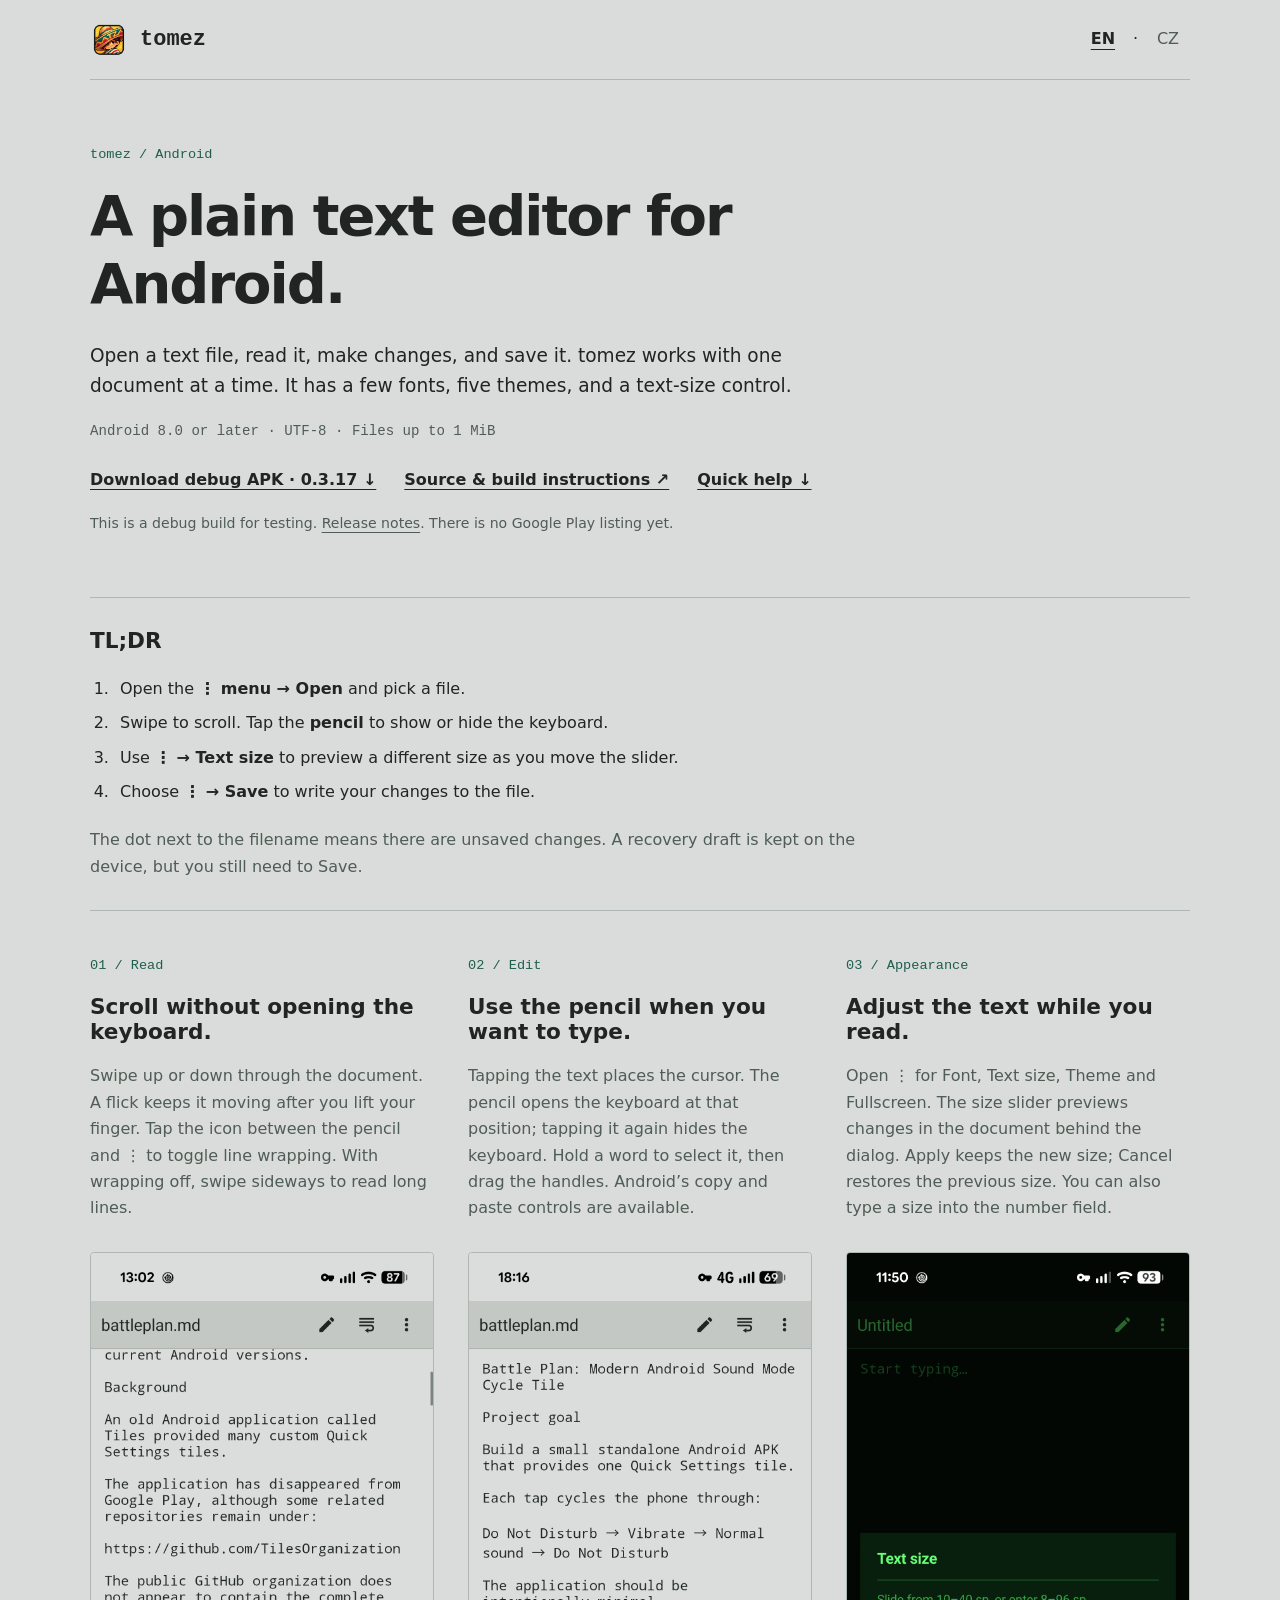
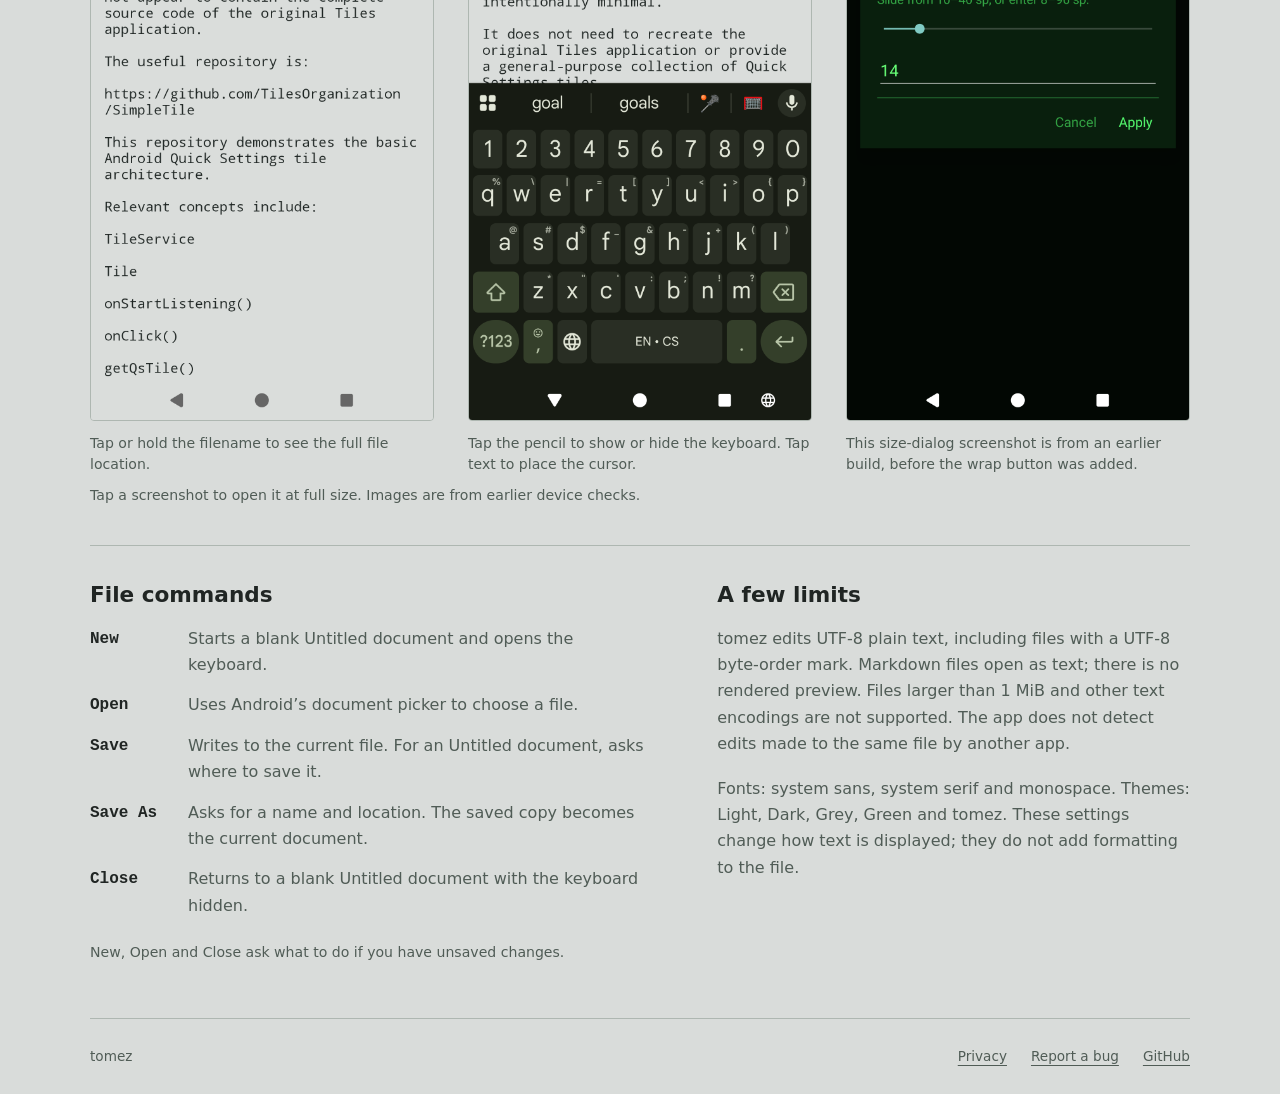
<file: docs/index.html>
<!doctype html>
<html lang="en">
<head>
  <meta charset="utf-8">
  <meta name="viewport" content="width=device-width,initial-scale=1">
  <meta name="theme-color" content="#d9dcda">
  <meta name="description" content="tomez is a small Android plain text editor. Read, edit and save UTF-8 files. A short guide to scrolling, editing and changing text size.">
  <title>tomez — Android text editor & quick help</title>
  <link rel="stylesheet" href="style.css">
  <script src="language.js" defer>
</script>
</head>
<body>
  <header class="top">
    <a class="brand" href="./" aria-label="tomez home">
<img class="brand-icon" src="assets/icon.png" width="38" height="38" alt="">
<strong>tomez</strong>
</a>
    <nav class="langs" aria-label="Language">
<button type="button" data-lang-button="en" aria-pressed="true">EN</button>
<span>·</span>
<button type="button" data-lang-button="cs" aria-pressed="false">CZ</button>
</nav>
  </header>
  <main>
<div data-lang="en" lang="en">
<section class="intro">
<p class="eyebrow">tomez / Android</p>
<h1>A plain text editor for Android.</h1>
<p class="lead">Open a text file, read it, make changes, and save it. tomez works with one document at a time. It has a few fonts, five themes, and a text-size control.</p>
<p class="spec">Android 8.0 or later · UTF-8 · Files up to 1 MiB</p>
<div class="actions">
<a href="https://github.com/hanenashi/tomez/releases/download/v0.3.17/tomez-0.3.17-debug.apk">Download debug APK · 0.3.17 ↓</a>
<a href="https://github.com/hanenashi/tomez#build">Source & build instructions ↗</a>
<a href="#help-en">Quick help ↓</a>
</div>
<p class="small">This is a debug build for testing. <a href="https://github.com/hanenashi/tomez/releases/tag/v0.3.17">Release notes</a>. There is no Google Play listing yet.</p>
</section>
<section class="quick" id="help-en">
<h2>TL;DR</h2>
<ol>
<li>Open the <b>⋮ menu → Open</b> and pick a file.</li>
<li>Swipe to scroll. Tap the <b>pencil</b> to show or hide the keyboard.</li>
<li>Use <b>⋮ → Text size</b> to preview a different size as you move the slider.</li>
<li>Choose <b>⋮ → Save</b> to write your changes to the file.</li>
</ol>
<p>The dot next to the filename means there are unsaved changes. A recovery draft is kept on the device, but you still need to Save.</p>
</section>
<section class="guide" aria-label="Quick help">
<article>
<p class="eyebrow">01 / Read</p>
<h2>Scroll without opening the keyboard.</h2>
<p>Swipe up or down through the document. A flick keeps it moving after you lift your finger. Tap the icon between the pencil and ⋮ to toggle line wrapping. With wrapping off, swipe sideways to read long lines.</p>
<figure>
<a href="assets/reading.png" aria-label="A document in the Grey theme, with pencil, wrapping and menu buttons in the toolbar.">
<img src="assets/reading.png" width="1080" height="2424" loading="lazy" alt="A document in the Grey theme, with pencil, wrapping and menu buttons in the toolbar.">
</a>
<figcaption>Tap or hold the filename to see the full file location.</figcaption>
</figure>
</article>
<article>
<p class="eyebrow">02 / Edit</p>
<h2>Use the pencil when you want to type.</h2>
<p>Tapping the text places the cursor. The pencil opens the keyboard at that position; tapping it again hides the keyboard. Hold a word to select it, then drag the handles. Android’s copy and paste controls are available.</p>
<figure>
<a href="assets/selection.png" aria-label="tomez showing an open text file with the Android keyboard visible.">
<img src="assets/selection.png" width="1080" height="2424" loading="lazy" alt="tomez showing an open text file with the Android keyboard visible.">
</a>
<figcaption>Tap the pencil to show or hide the keyboard. Tap text to place the cursor.</figcaption>
</figure>
</article>
<article>
<p class="eyebrow">03 / Appearance</p>
<h2>Adjust the text while you read.</h2>
<p>Open ⋮ for Font, Text size, Theme and Fullscreen. The size slider previews changes in the document behind the dialog. Apply keeps the new size; Cancel restores the previous size. You can also type a size into the number field.</p>
<figure>
<a href="assets/text-size.png" aria-label="The text-size dialog in the Green theme, with slider, number field, Cancel and Apply.">
<img src="assets/text-size.png" width="1080" height="2424" loading="lazy" alt="The text-size dialog in the Green theme, with slider, number field, Cancel and Apply.">
</a>
<figcaption>This size-dialog screenshot is from an earlier build, before the wrap button was added.</figcaption>
</figure>
</article>
</section>
<p class="small">Tap a screenshot to open it at full size. Images are from earlier device checks.</p>
<section class="reference">
<div>
<h2>File commands</h2>
<dl>
<dt>New</dt>
<dd>Starts a blank Untitled document and opens the keyboard.</dd>
<dt>Open</dt>
<dd>Uses Android’s document picker to choose a file.</dd>
<dt>Save</dt>
<dd>Writes to the current file. For an Untitled document, asks where to save it.</dd>
<dt>Save As</dt>
<dd>Asks for a name and location. The saved copy becomes the current document.</dd>
<dt>Close</dt>
<dd>Returns to a blank Untitled document with the keyboard hidden.</dd>
</dl>
<p class="small">New, Open and Close ask what to do if you have unsaved changes.</p>
</div>
<div>
<h2>A few limits</h2>
<p>tomez edits UTF-8 plain text, including files with a UTF-8 byte-order mark. Markdown files open as text; there is no rendered preview. Files larger than 1 MiB and other text encodings are not supported. The app does not detect edits made to the same file by another app.</p>
<p>Fonts: system sans, system serif and monospace. Themes: Light, Dark, Grey, Green and tomez. These settings change how text is displayed; they do not add formatting to the file.</p>
</div>
</section>
</div>
<div data-lang="cs" lang="cs" hidden>
<section class="intro">
<p class="eyebrow">tomez / Android</p>
<h1>Editor prostého textu pro Android.</h1>
<p class="lead">Otevři textový soubor, přečti ho, uprav a ulož. tomez pracuje vždy s jedním dokumentem. Nabízí několik písem, pět motivů a nastavení velikosti textu.</p>
<p class="spec">Android 8.0 a novější · UTF-8 · Soubory do 1 MiB</p>
<div class="actions">
<a href="https://github.com/hanenashi/tomez/releases/download/v0.3.17/tomez-0.3.17-debug.apk">Stáhnout debug APK · 0.3.17 ↓</a>
<a href="https://github.com/hanenashi/tomez#build">Zdrojový kód a sestavení APK ↗</a>
<a href="#help-cs">Stručný návod ↓</a>
</div>
<p class="small">Toto je debug sestavení pro testování. <a href="https://github.com/hanenashi/tomez/releases/tag/v0.3.17">Poznámky k vydání</a>. Aplikace zatím není na Google Play.</p>
</section>
<section class="quick" id="help-cs">
<h2>Ve zkratce</h2>
<ol>
<li>Otevři <b>nabídku ⋮ → Open</b> a vyber soubor.</li>
<li>Tažením posouvej text. <b>Tužkou</b> zobrazíš nebo skryješ klávesnici.</li>
<li>V <b>⋮ → Text size</b> měň velikost posuvníkem a sleduj náhled v dokumentu.</li>
<li>Přes <b>⋮ → Save</b> ulož změny do souboru.</li>
</ol>
<p>Tečka vedle názvu souboru znamená neuložené změny. Aplikace ukládá místní koncept pro obnovení, ale soubor je pořád potřeba uložit přes Save.</p>
</section>
<section class="guide" aria-label="Stručný návod">
<article>
<p class="eyebrow">01 / Čtení</p>
<h2>Posouvej text bez otevírání klávesnice.</h2>
<p>Tažením nahoru nebo dolů se posouváš v dokumentu. Po rychlém švihnutí posun ještě pokračuje. Ikona mezi tužkou a ⋮ zapíná a vypíná zalamování řádků. Když je vypnuté, dlouhé řádky můžeš posouvat do stran.</p>
<figure>
<a href="assets/reading.png" aria-label="Dokument v šedém motivu s tlačítky tužky, zalamování a nabídky v horní liště.">
<img src="assets/reading.png" width="1080" height="2424" loading="lazy" alt="Dokument v šedém motivu s tlačítky tužky, zalamování a nabídky v horní liště.">
</a>
<figcaption>Klepnutím nebo podržením názvu souboru zobrazíš celé umístění.</figcaption>
</figure>
</article>
<article>
<p class="eyebrow">02 / Úpravy</p>
<h2>Když chceš psát, klepni na tužku.</h2>
<p>Klepnutí do textu umístí kurzor. Tužka otevře klávesnici na této pozici; další klepnutí ji skryje. Podržením slova ho vybereš a úchyty upravíš rozsah výběru. Kopírování a vkládání funguje přes běžnou nabídku Androidu.</p>
<figure>
<a href="assets/selection.png" aria-label="tomez s otevřeným textovým souborem a zobrazenou klávesnicí Androidu.">
<img src="assets/selection.png" width="1080" height="2424" loading="lazy" alt="tomez s otevřeným textovým souborem a zobrazenou klávesnicí Androidu.">
</a>
<figcaption>Tužkou zobrazíš nebo skryješ klávesnici. Klepnutím do textu umístíš kurzor.</figcaption>
</figure>
</article>
<article>
<p class="eyebrow">03 / Vzhled</p>
<h2>Uprav si zobrazení při čtení.</h2>
<p>V nabídce ⋮ najdeš Font, Text size, Theme a Fullscreen. Posuvník velikosti mění náhled textu za dialogem. Apply novou velikost potvrdí, Cancel vrátí původní. Velikost můžeš také zadat číslem.</p>
<figure>
<a href="assets/text-size.png" aria-label="Dialog velikosti textu v zeleném motivu s posuvníkem, číselným polem a tlačítky Cancel a Apply.">
<img src="assets/text-size.png" width="1080" height="2424" loading="lazy" alt="Dialog velikosti textu v zeleném motivu s posuvníkem, číselným polem a tlačítky Cancel a Apply.">
</a>
<figcaption>Snímek dialogu velikosti je ze starší verze, před přidáním tlačítka zalamování.</figcaption>
</figure>
</article>
</section>
<p class="small">Klepnutím otevřeš snímek v plné velikosti. Snímky pocházejí z dřívějšího testování na telefonu.</p>
<section class="reference">
<div>
<h2>Práce se soubory</h2>
<dl>
<dt>New</dt>
<dd>Vytvoří prázdný dokument Untitled a otevře klávesnici.</dd>
<dt>Open</dt>
<dd>Otevře systémový výběr souborů Androidu.</dd>
<dt>Save</dt>
<dd>Uloží aktuální soubor. U dokumentu Untitled se zeptá na umístění.</dd>
<dt>Save As</dt>
<dd>Zeptá se na název a umístění. Uložená kopie se stane aktuálním dokumentem.</dd>
<dt>Close</dt>
<dd>Vrátí se k prázdnému dokumentu Untitled se skrytou klávesnicí.</dd>
</dl>
<p class="small">Pokud máš neuložené změny, New, Open a Close se nejdřív zeptají, co s nimi.</p>
</div>
<div>
<h2>Omezení</h2>
<p>tomez upravuje prostý text v UTF-8, včetně souborů se značkou BOM. Markdown otevírá jako text, bez vykresleného náhledu. Soubory větší než 1 MiB a jiná kódování nejsou podporována. Aplikace nerozpozná změny, které ve stejném souboru provede jiná aplikace.</p>
<p>Písma: systémové bezpatkové, patkové a monospace. Motivy: Light, Dark, Grey, Green a tomez. Nastavení mění jen zobrazení textu, ne formátování souboru.</p>
</div>
</section>
</div>
  </main>
  <footer>
<span>tomez</span>
<nav>
<a href="privacy.html">
<span data-lang="en">Privacy</span>
<span data-lang="cs" hidden>Soukromí</span>
</a>
<a href="https://github.com/hanenashi/tomez/issues">
<span data-lang="en">Report a bug</span>
<span data-lang="cs" hidden>Nahlásit chybu</span>
</a>
<a href="https://github.com/hanenashi/tomez">GitHub</a>
</nav>
</footer>
</body>
</html>
</file>
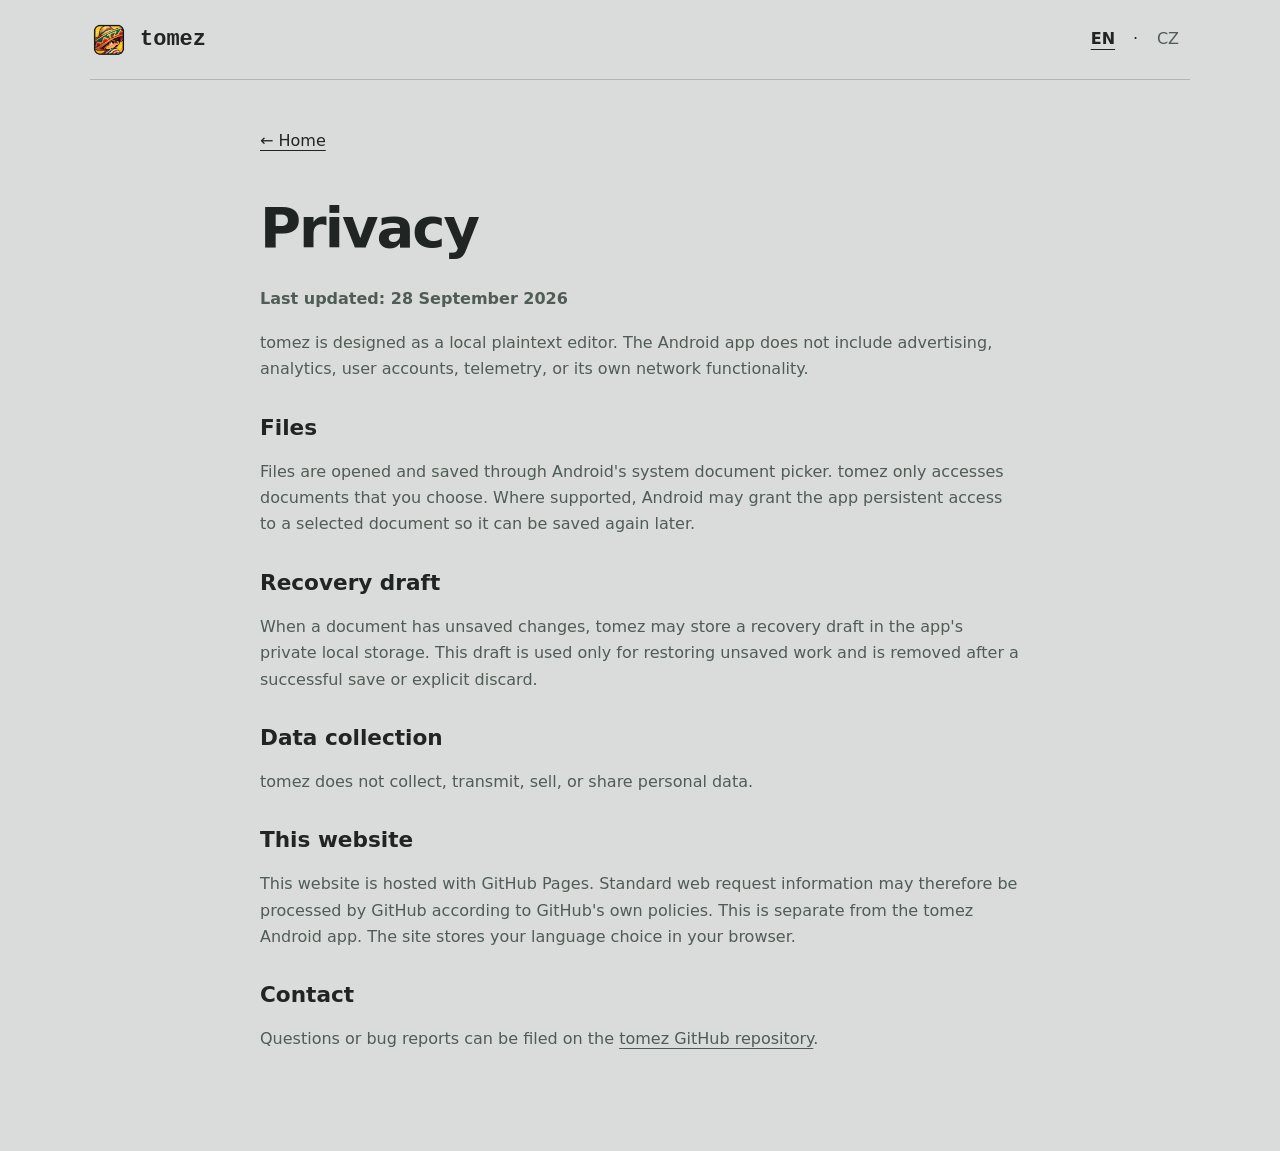
<file: docs/privacy.html>
<!doctype html>
<html lang="en">
<head>
  <meta charset="utf-8">
  <meta name="viewport" content="width=device-width,initial-scale=1">
  <meta name="theme-color" content="#d9dcda">
  <title>tomez — Privacy</title>
  <link rel="stylesheet" href="style.css">
</head>
<body>
  <header class="top">
    <a class="brand" href="./"><img class="brand-icon" src="assets/icon.png" alt="" aria-hidden="true"><strong>tomez</strong></a>
    <div class="langs">
      <button type="button" data-lang-button="en">EN</button><span>·</span><button type="button" data-lang-button="cs">CZ</button>
    </div>
  </header>

  <main class="privacy">
    <section data-lang="en">
      <a class="back" href="./">← Home</a>
      <h1>Privacy</h1>
      <p><strong>Last updated: 28 September 2026</strong></p>
      <p>tomez is designed as a local plaintext editor. The Android app does not include advertising, analytics, user accounts, telemetry, or its own network functionality.</p>

      <h2>Files</h2>
      <p>Files are opened and saved through Android's system document picker. tomez only accesses documents that you choose. Where supported, Android may grant the app persistent access to a selected document so it can be saved again later.</p>

      <h2>Recovery draft</h2>
      <p>When a document has unsaved changes, tomez may store a recovery draft in the app's private local storage. This draft is used only for restoring unsaved work and is removed after a successful save or explicit discard.</p>

      <h2>Data collection</h2>
      <p>tomez does not collect, transmit, sell, or share personal data.</p>

      <h2>This website</h2>
      <p>This website is hosted with GitHub Pages. Standard web request information may therefore be processed by GitHub according to GitHub's own policies. This is separate from the tomez Android app. The site stores your language choice in your browser.</p>

      <h2>Contact</h2>
      <p>Questions or bug reports can be filed on the <a href="https://github.com/hanenashi/tomez">tomez GitHub repository</a>.</p>
    </section>

    <section data-lang="cs" lang="cs" hidden>
      <a class="back" href="./">← Domů</a>
      <h1>Soukromí</h1>
      <p><strong>Poslední aktualizace: 28. září 2026</strong></p>
      <p>tomez je navržen jako lokální editor prostého textu. Aplikace pro Android neobsahuje reklamy, analytiku, uživatelské účty, telemetrii ani vlastní síťové funkce.</p>

      <h2>Soubory</h2>
      <p>Soubory se otevírají a ukládají přes systémový výběr dokumentů Androidu. tomez přistupuje pouze k dokumentům, které sami vyberete. Pokud to Android a poskytovatel souboru dovolí, může aplikace získat trvalé oprávnění k vybranému dokumentu, aby jej bylo možné později znovu uložit.</p>

      <h2>Záchranný koncept</h2>
      <p>Pokud dokument obsahuje neuložené změny, tomez může uložit záchranný koncept do soukromého lokálního úložiště aplikace. Slouží pouze k obnovení neuložené práce a po úspěšném uložení nebo výslovném zahození změn se odstraní.</p>

      <h2>Sběr dat</h2>
      <p>tomez neshromažďuje, neodesílá, neprodává ani nesdílí osobní údaje.</p>

      <h2>Tento web</h2>
      <p>Tento web je hostován pomocí GitHub Pages. GitHub proto může zpracovávat běžné údaje webových požadavků podle vlastních pravidel. To je oddělené od aplikace tomez pro Android. Web si v prohlížeči pamatuje zvolený jazyk.</p>

      <h2>Kontakt</h2>
      <p>Dotazy a hlášení chyb lze posílat přes <a href="https://github.com/hanenashi/tomez">repozitář tomez na GitHubu</a>.</p>
    </section>
  </main>

  <script src="language.js" defer></script>
</body>
</html>
</file>
<file: docs/style.css>
:root { color-scheme: light dark; --bg:#d9dcda; --ink:#202523; --muted:#505c56; --line:#aeb7b1; --accent:#205e4d; }
* { box-sizing:border-box; }
html { font-family:system-ui,sans-serif; scroll-behavior:smooth; }
body { margin:0; background:var(--bg); color:var(--ink); line-height:1.65; }
a { color:inherit; text-underline-offset:4px; }
a:hover { color:var(--accent); }
button, a { -webkit-tap-highlight-color:transparent; }
:focus-visible { outline:2px solid var(--accent); outline-offset:5px; }
.top, main, footer { width:min(1100px,calc(100% - 48px)); margin-inline:auto; }
.top { min-height:80px; display:flex; align-items:center; justify-content:space-between; border-bottom:1px solid var(--line); }
.brand { display:flex; align-items:center; gap:12px; text-decoration:none; font:600 22px ui-monospace,monospace; }
.brand-icon { width:38px; height:38px; border-radius:8px; }
.langs { display:flex; align-items:center; gap:8px; }
.langs button { min-width:44px; min-height:44px; border:0; background:none; color:var(--muted); font:inherit; cursor:pointer; }
.langs button.active { color:var(--ink); font-weight:700; text-decoration:underline; text-underline-offset:5px; }
h1,h2 { font-weight:600; line-height:1.2; }
h1 { font-size:clamp(2.1rem,5vw,3.5rem); letter-spacing:-.035em; max-width:760px; margin:12px 0 24px; }
h2 { font-size:1.35rem; margin:0 0 18px; }
p { margin:0 0 18px; }
.intro { padding:64px 0 44px; max-width:800px; }
.eyebrow, .spec, dt { font-family:ui-monospace,SFMono-Regular,Consolas,monospace; }
.eyebrow { font-size:.85rem; color:var(--accent); margin-bottom:16px; }
.lead { font-size:1.16rem; max-width:720px; }
.spec, .small, figcaption { color:var(--muted); font-size:.88rem; }
.actions { display:flex; flex-wrap:wrap; gap:14px 28px; margin:24px 0 18px; font-weight:600; }
.quick { border-block:1px solid var(--line); padding:30px 0; scroll-margin-top:24px; }
.quick ol { padding-left:24px; margin:0 0 18px; }
.quick li { padding:4px 0 4px 6px; }
.quick p { margin:0; max-width:800px; color:var(--muted); }
.guide { display:grid; grid-template-columns:repeat(3,minmax(0,1fr)); gap:34px; padding:44px 0 8px; }
.guide article { display:flex; flex-direction:column; }
.guide article > p:not(.eyebrow) { color:var(--muted); }
figure { margin:12px 0 0; margin-top:auto; padding-top:12px; }
figure a { display:block; }
figure img { display:block; width:100%; height:auto; border:1px solid var(--line); border-radius:4px; }
figcaption { margin-top:12px; line-height:1.5; }
.reference { border-top:1px solid var(--line); margin-top:38px; padding:36px 0; display:grid; grid-template-columns:1.2fr 1fr; gap:60px; }
dl { display:grid; grid-template-columns:80px 1fr; gap:14px 18px; margin:0 0 22px; }
dt { font-weight:600; } dd { margin:0; color:var(--muted); }
.reference p { color:var(--muted); }
footer { display:flex; flex-wrap:wrap; align-items:center; justify-content:space-between; gap:16px; padding:26px 0; border-top:1px solid var(--line); color:var(--muted); font-size:.85rem; }
footer nav { display:flex; flex-wrap:wrap; gap:24px; }
[hidden] { display:none !important; }
.privacy { max-width:760px; padding:48px 0 80px; }
.privacy .back { display:inline-block; margin-bottom:28px; }
.privacy h2 { margin-top:32px; }
.privacy p { color:var(--muted); }
@media(max-width:760px) {
 .top,main,footer { width:calc(100% - 32px); }
 .intro { padding:40px 0 28px; }
 .guide,.reference { grid-template-columns:1fr; gap:36px; }
 .guide article { display:block; border-bottom:1px solid var(--line); padding-bottom:30px; }
 figure { max-width:340px; margin:24px auto 0; padding:0; }
 .reference { margin-top:24px; }
}
@media(prefers-color-scheme:dark) { :root { --bg:#1c1e22; --ink:#efefef; --muted:#b3bbb6; --line:#505852; --accent:#a4c8b8; } }
@media(prefers-reduced-motion:reduce) { html { scroll-behavior:auto; } }
</file>
